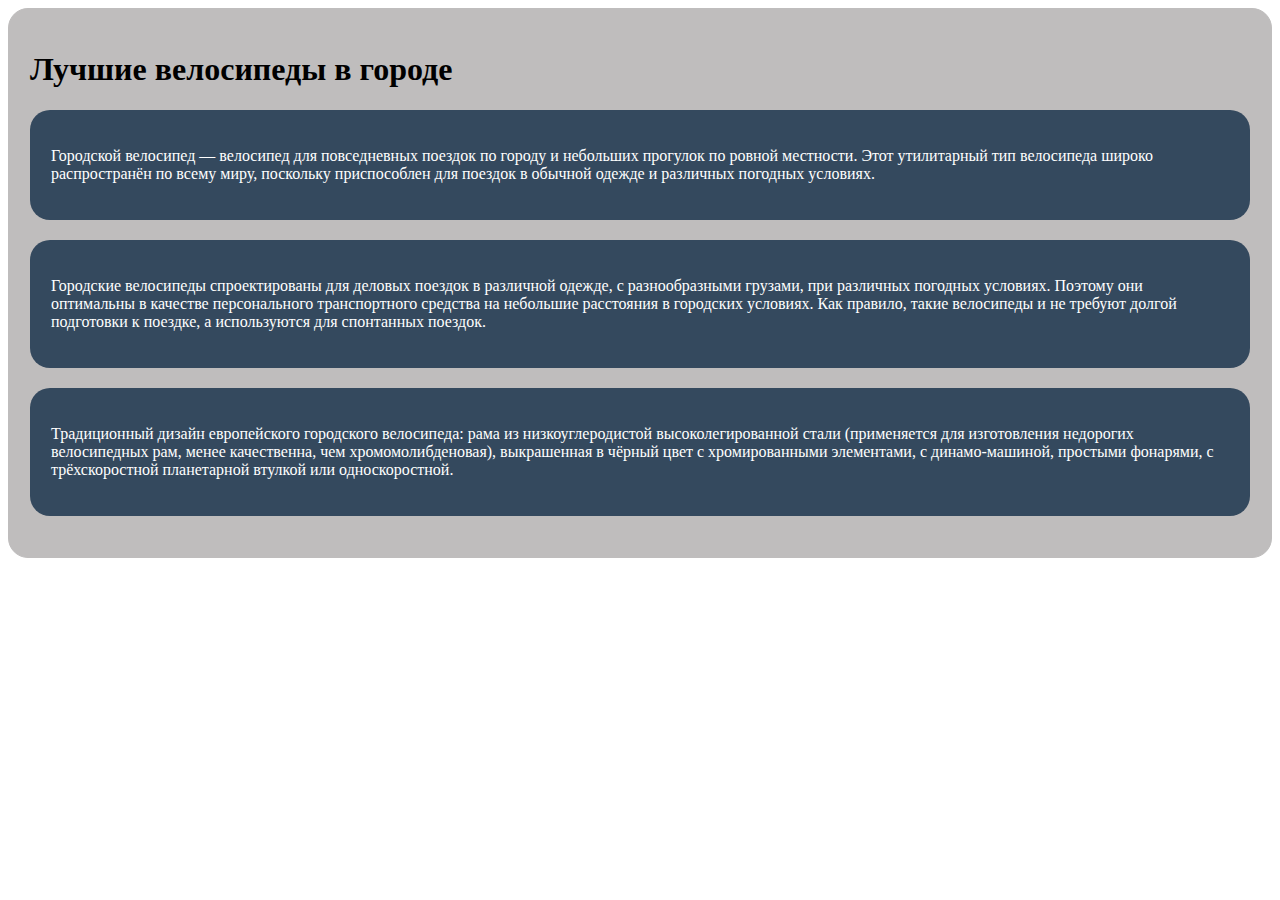
<file: HWJavaScript/Front-end Basic/Front-end Basic Hometasks/projectHometask1/index.html>
<!DOCTYPE html>
<html lang="en">
<head>
    <meta charset="UTF-8">
    <meta name="viewport" content="width=device-width, initial-scale=1.0">
    <title>Document</title>
    <link rel="stylesheet" href="style.css">
</head>
<body>
    <div class="main">
    <h1>Лучшие велосипеды в городе</h1>
    <div class="post-1">
       <p>
         Городской велосипед — велосипед для повседневных поездок по городу и небольших прогулок по ровной местности. Этот утилитарный тип велосипеда широко распространён по всему миру, поскольку приспособлен для поездок в обычной одежде и различных погодных условиях.
       </p>
    </div>
    <div class="post-2">
        <p>
            Городские велосипеды спроектированы для деловых поездок в различной одежде, с разнообразными грузами, при различных погодных условиях. Поэтому они оптимальны в качестве персонального транспортного средства на небольшие расстояния в городских условиях. Как правило, такие велосипеды и не требуют долгой подготовки к поездке, а используются для спонтанных поездок.
        </p>
    </div>
    <div class="post-3">
        <p>
            Традиционный дизайн европейского городского велосипеда: рама из низкоуглеродистой высоколегированной стали (применяется для изготовления недорогих велосипедных рам, менее качественна, чем хромомолибденовая), выкрашенная в чёрный цвет с хромированными элементами, c динамо-машиной, простыми фонарями, с трёхскоростной планетарной втулкой или односкоростной.
        </p>
    </div>
    </div>
</body>
</html>
</file>
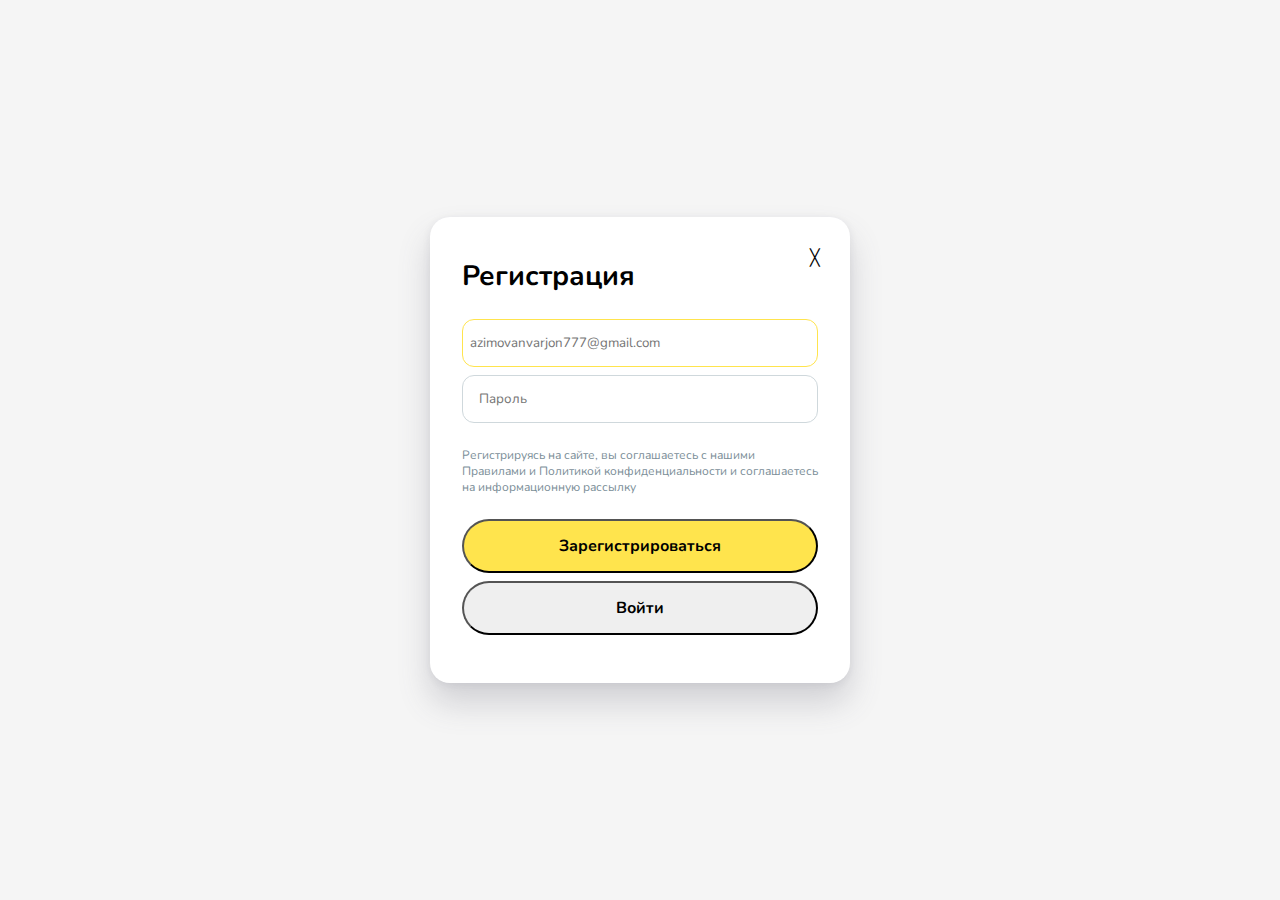
<file: HWJavaScript/Front-end Basic/Front-end Basic Hometasks/projectHometask3/index.html>
<!DOCTYPE html>
<html lang="en">
<head>
    <meta charset="UTF-8">
    <meta name="viewport" content="width=device-width, initial-scale=1.0">
    <title>Document</title>
    <link rel="stylesheet" href="./style.css">
    <link rel="preconnect" href="https://fonts.googleapis.com">
    <link rel="preconnect" href="https://fonts.gstatic.com" crossorigin>
    <link href="https://fonts.googleapis.com/css2?family=Nunito&family=Tilt+Neon&family=Young+Serif&display=swap" rel="stylesheet">   
</head>
<body>
    <div class="main">
        <div class="form-container">
            <h1>Регистрация</h1>
            <form>
                <input type="email" placeholder="azimovanvarjon777@gmail.com">
                <input type="password" placeholder="Пароль" class="border-password">
                <p class="about-text">Регистрируясь на сайте, вы соглашаетесь с нашими Правилами и Политикой конфиденциальности и соглашаетесь на информационную рассылку</p>
                <button class="about-button"><strong>Зарегистрироваться</strong></button>
                <button><strong>Войти</strong></button>
                </form>
                <div class="close-button">
                  <button>╳</button>
            </div>
        </div>
    </div>
</body>
</html>
</file>
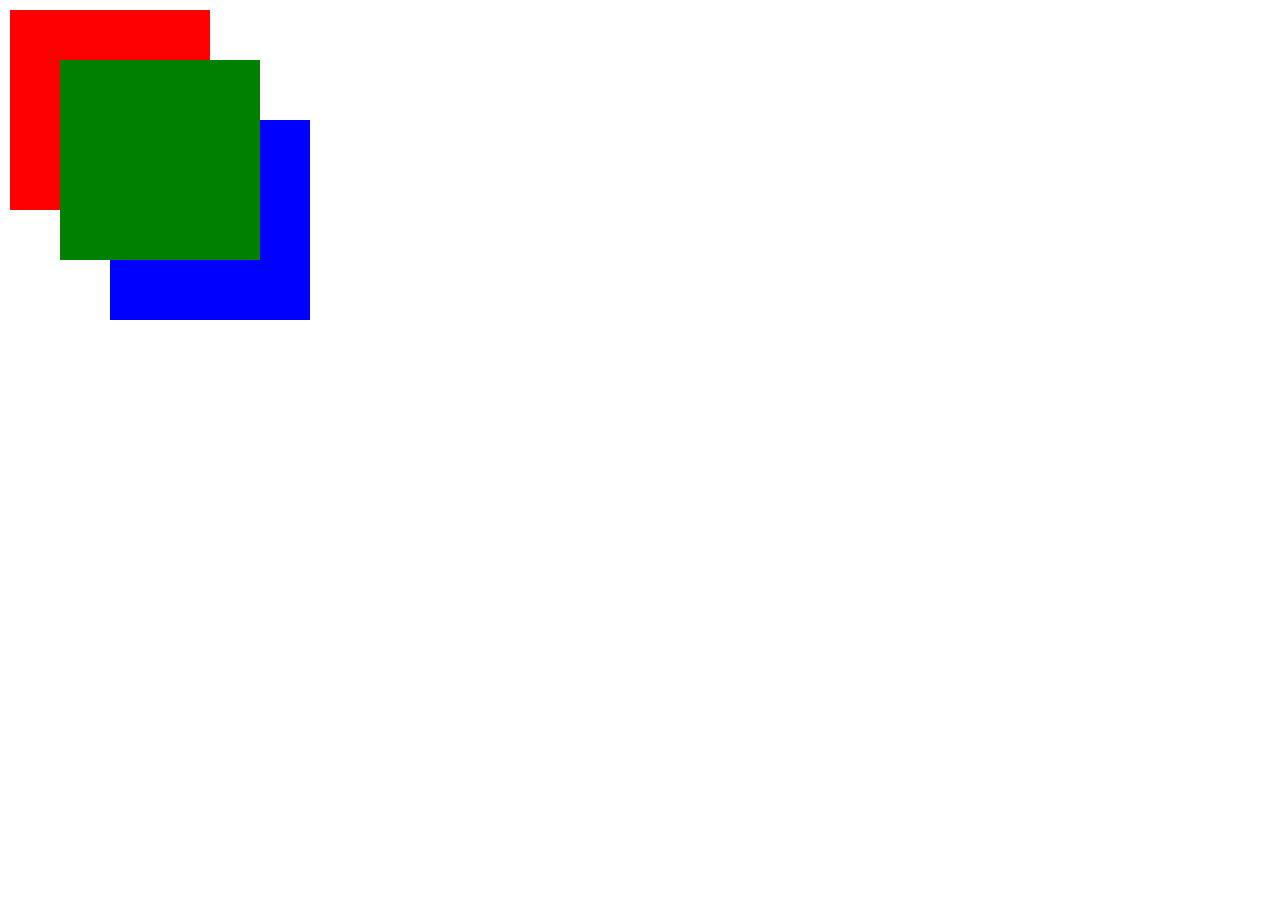
<file: HWJavaScript/Front-end Basic/Front-end Basic Hometasks/projectHometask4/index.html>
<!DOCTYPE html>
<html lang="en">
<head>
    <meta charset="UTF-8">
    <meta name="viewport" content="width=device-width, initial-scale=1.0">
    <title>Document</title>
    <link rel="stylesheet" href="./style.css">
</head>
<body>
    <div class="square item-red"></div>
    <div class="square item-green"></div>
    <div class="square item-blue"></div>
</body>
</html>
</file>
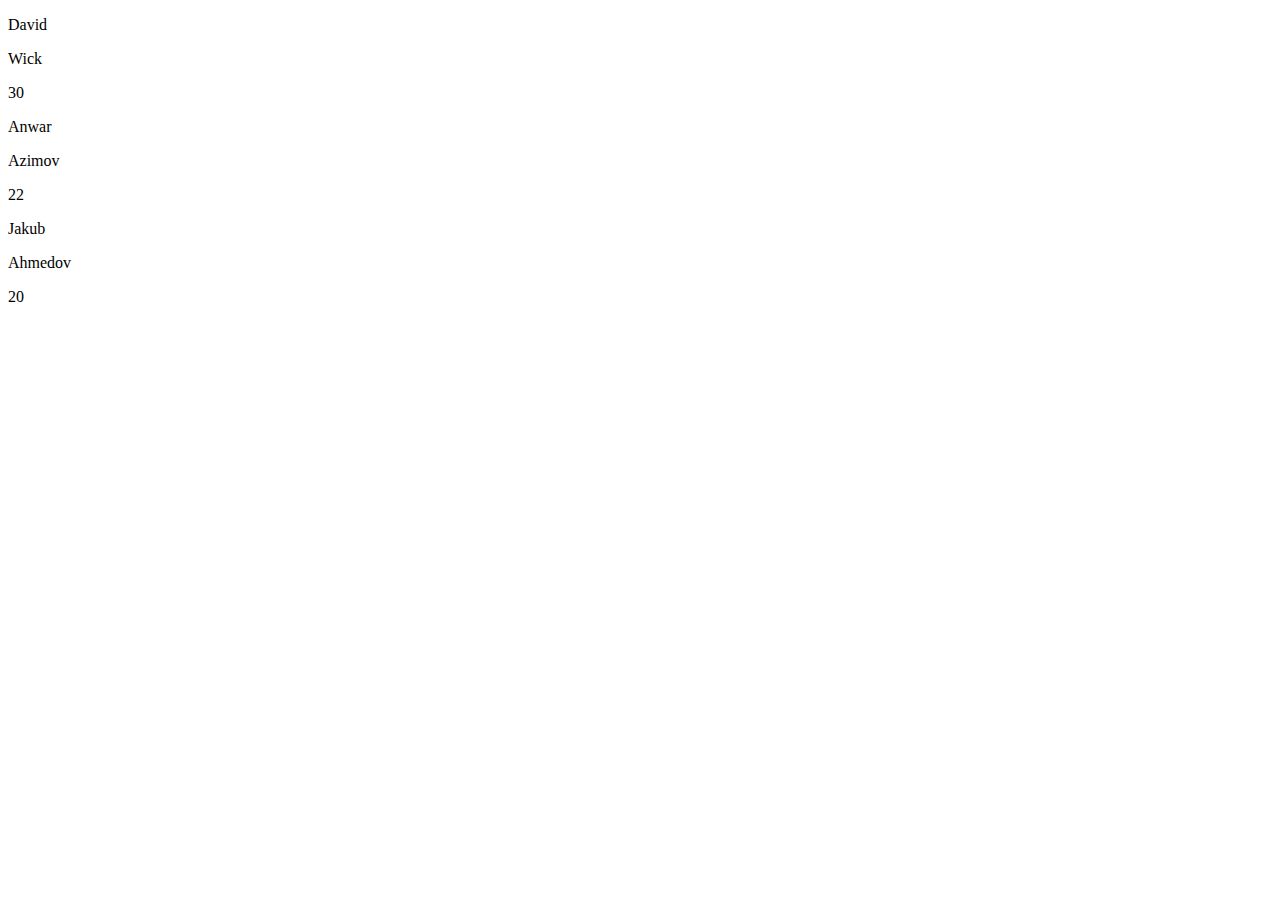
<file: HWJavaScript/Front-end Basic/Front-end Basic Hometasks/projectHometask8/index.html>
<!DOCTYPE html>
<html lang="en">
<head>
    <meta charset="UTF-8">
    <meta name="viewport" content="width=device-width, initial-scale=1.0">
    <title>Document</title>
</head>
<body>
    <div class="numbers">

    </div>
    <div class="strings_container">

    </div>
    <div class="users_container">
        
    </div>
    <script src="./script.js"></script>
</body>
</html>
</file>
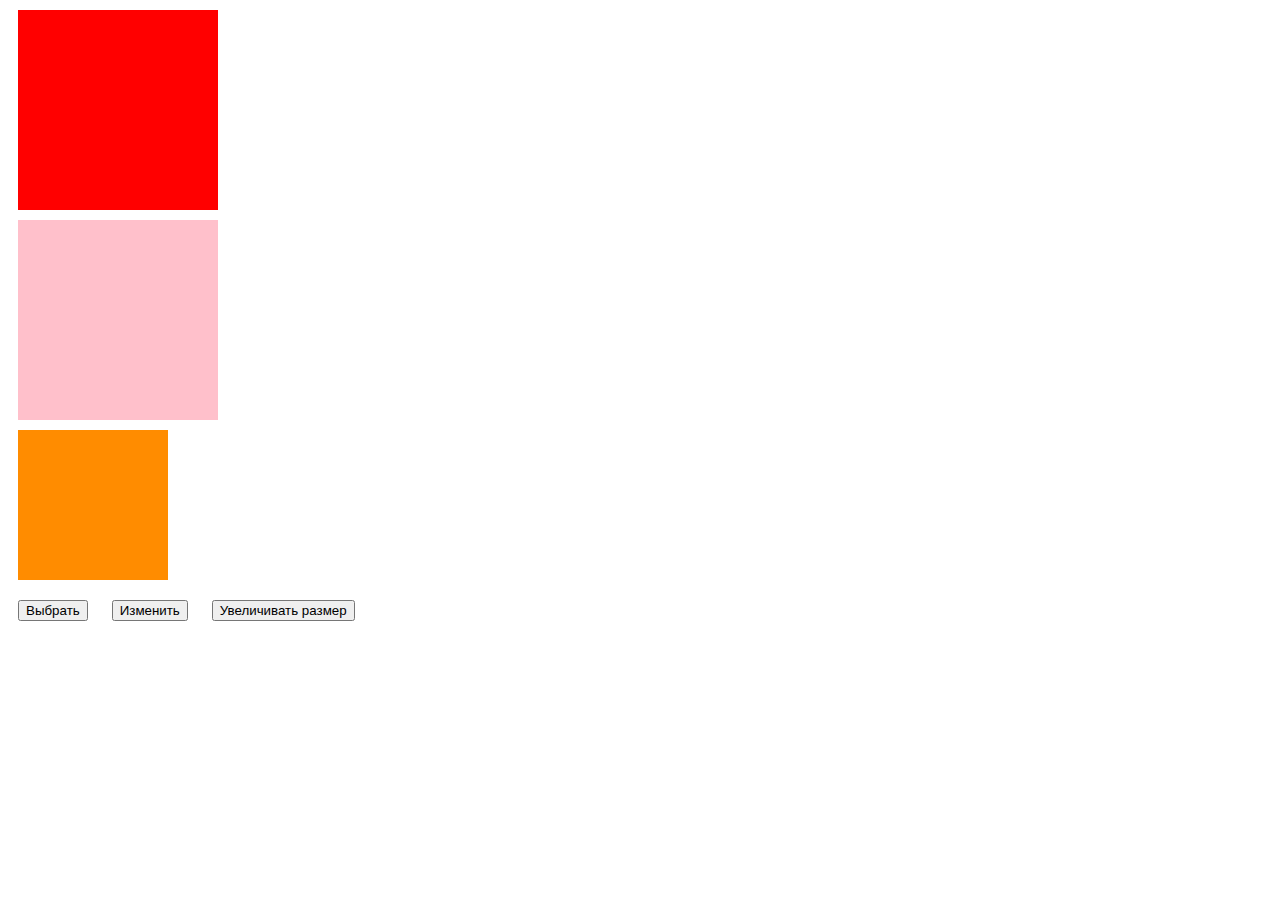
<file: HWJavaScript/Front-end Basic/Front-end Basic Hometasks/projectHometask9/index.html>
<!DOCTYPE html>
<html lang="en">
<head>
    <meta charset="UTF-8">
    <meta name="viewport" content="width=device-width, initial-scale=1.0">
    <title>Document</title>
    <link rel="stylesheet" href="./style.css">
</head>
<body>
    <div class="redSquare"> 
    </div>
    <div class="pinkSquare">

    </div>
    <div class="square">

    </div>

    <button class="changeBtn">Выбрать</button>
    <button class="changeBtn2">Изменить</button>
    <button class="changeSize">Увеличивать размер</button>

    <script src="./script.js"></script>
</body>
</html>
</file>
<file: HWJavaScript/Front-end Basic/Front-end Basic Hometasks/projectHometask1/style.css>
div {
    padding: 21px;
    border-radius: 20px;
}
.main {
    background-color: rgb(191, 189, 189);
    border: 1px solid rgb(191, 189, 189);
}
.post-1 {
    background-color: #34495E;
    margin-bottom: 20px;
}
.post-2 {
    background-color: #34495E;
    margin-bottom: 20px;
}
.post-3 {
    background-color: #34495E;
    margin-bottom: 20px;
}
p {
    color: white;
}
</file>
<file: HWJavaScript/Front-end Basic/Front-end Basic Hometasks/projectHometask3/style.css>
* {
    margin: 0;
    padding: 0;
    box-sizing: border-box;
  }
  
  body {
    background-color: #f5f5f5;
  }
  
  .main {
    width: 100%;
    display: flex;
    justify-content: center;
    align-items: center;
    height: 100vh;
  }
  
  .main .form-container {
    width: 420px;
    display: flex;
    flex-direction: column;
    border-radius: 20px;
    padding: 40px 32px;
    background-color: #fff;
    box-shadow: 0px 20px 32px 0px rgba(96, 97, 112, 0.24), 0px 2px 8px 0px rgba(40, 41, 61, 0.08);
  }
  
  .main .form-container h1 {
    font-size: 21px;
    margin-bottom: 24px;
    font-family: 'Nunito', sans-serif;
    font-size: 28px;
  }
  
  .main .form-container form {
    display: flex;
    flex-direction: column;
  }
  
  .main .form-container form input  {
    border: 1px solid #FFE44D;
    font-family: 'Nunito', sans-serif;
    color: #1A1A1A;
    padding: 14px 7px;
    border-radius: 12px;
    margin-bottom: 8px;
    caret-color: #FFAA0D;
    outline: none;
  }
  .main .form-container form .border-password {
    border: 1px solid #CFD8DC;
    padding: 14px 16px;
    border-radius: 12px;
    margin-bottom: 24px;
    outline: none;
  }
  .main .form-container form .about-text {
    color: #7B8E98;
    font-family: 'Nunito', sans-serif;
    font-size: 12px;
    margin-bottom: 24px;
  }
  .about-button {
    background-color:#FFE44D;
  }
  button {
    padding: 14px 24px;
    text-align: center;
    font-family: 'Nunito', sans-serif; 
    font-size: 16px;
    border-radius: 55px;
    margin-bottom: 8px;
 } 
 
  
  .main .form-container {
    position: relative;
  }
  
  .close-button {
    position: absolute;
    right: 16px;
    top: 16px;
  }
  
  .close-button button {
    background-color:#fff;
    width: 24px;
    height: 24px;
    text-align: center;
    border: none;
  }
</file>
<file: HWJavaScript/Front-end Basic/Front-end Basic Hometasks/projectHometask4/style.css>
* {
    margin: 0;
    padding: 0;
    box-sizing: border-box;
}
.square {
    width: 200px;
    height: 200px;
    background-color: red;
    margin: 10px
}
.item-green {
    position: absolute;
    left: 50px;
    top: 50px;
    background-color: green;
    z-index: +1;
    transition: 2s;
}
.item-green:hover {
    transform: rotate(45deg) scale(1.5);
}
 .item-blue {
    position: relative;
    left: 100px;
    bottom: 100px;
    background-color: blue;
}
</file>
<file: HWJavaScript/Front-end Basic/Front-end Basic Hometasks/projectHometask9/style.css>
.redSquare {
    width: 200px;
    height: 200px;
    background-color: red;
    margin: 10px;
}
.pinkSquare {
    width: 200px;
    height: 200px;
    background-color: pink;
    margin: 10px;

}
.click {
    width: 100px;
    height: 100px;
    background-color: greenyellow;
}

.changeColorOfSquare {
    background-color: skyblue;
}

.square {
    width: 150px;
    height: 150px;
    background-color: darkorange;
    margin: 10px;
}
.active {
    transform: scale(1.5);
}
button {
    margin: 10px;
}
</file>
